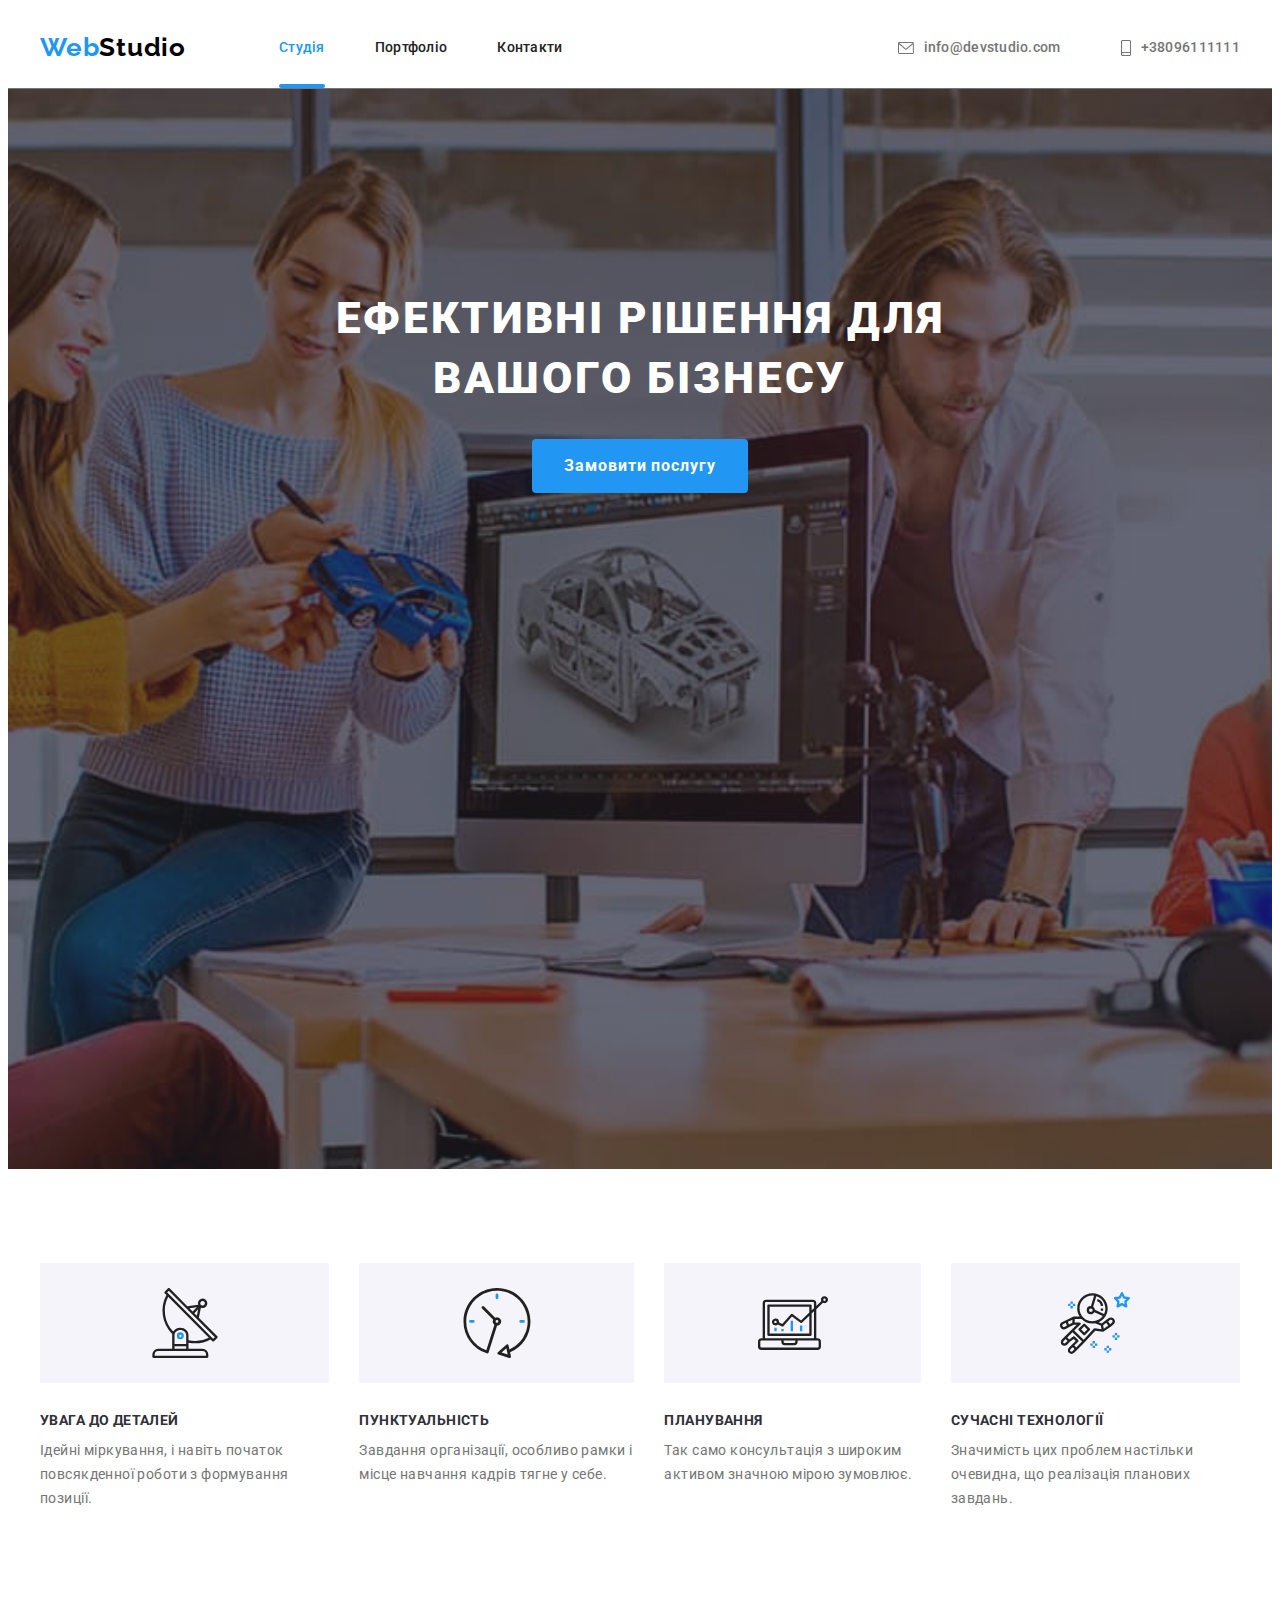
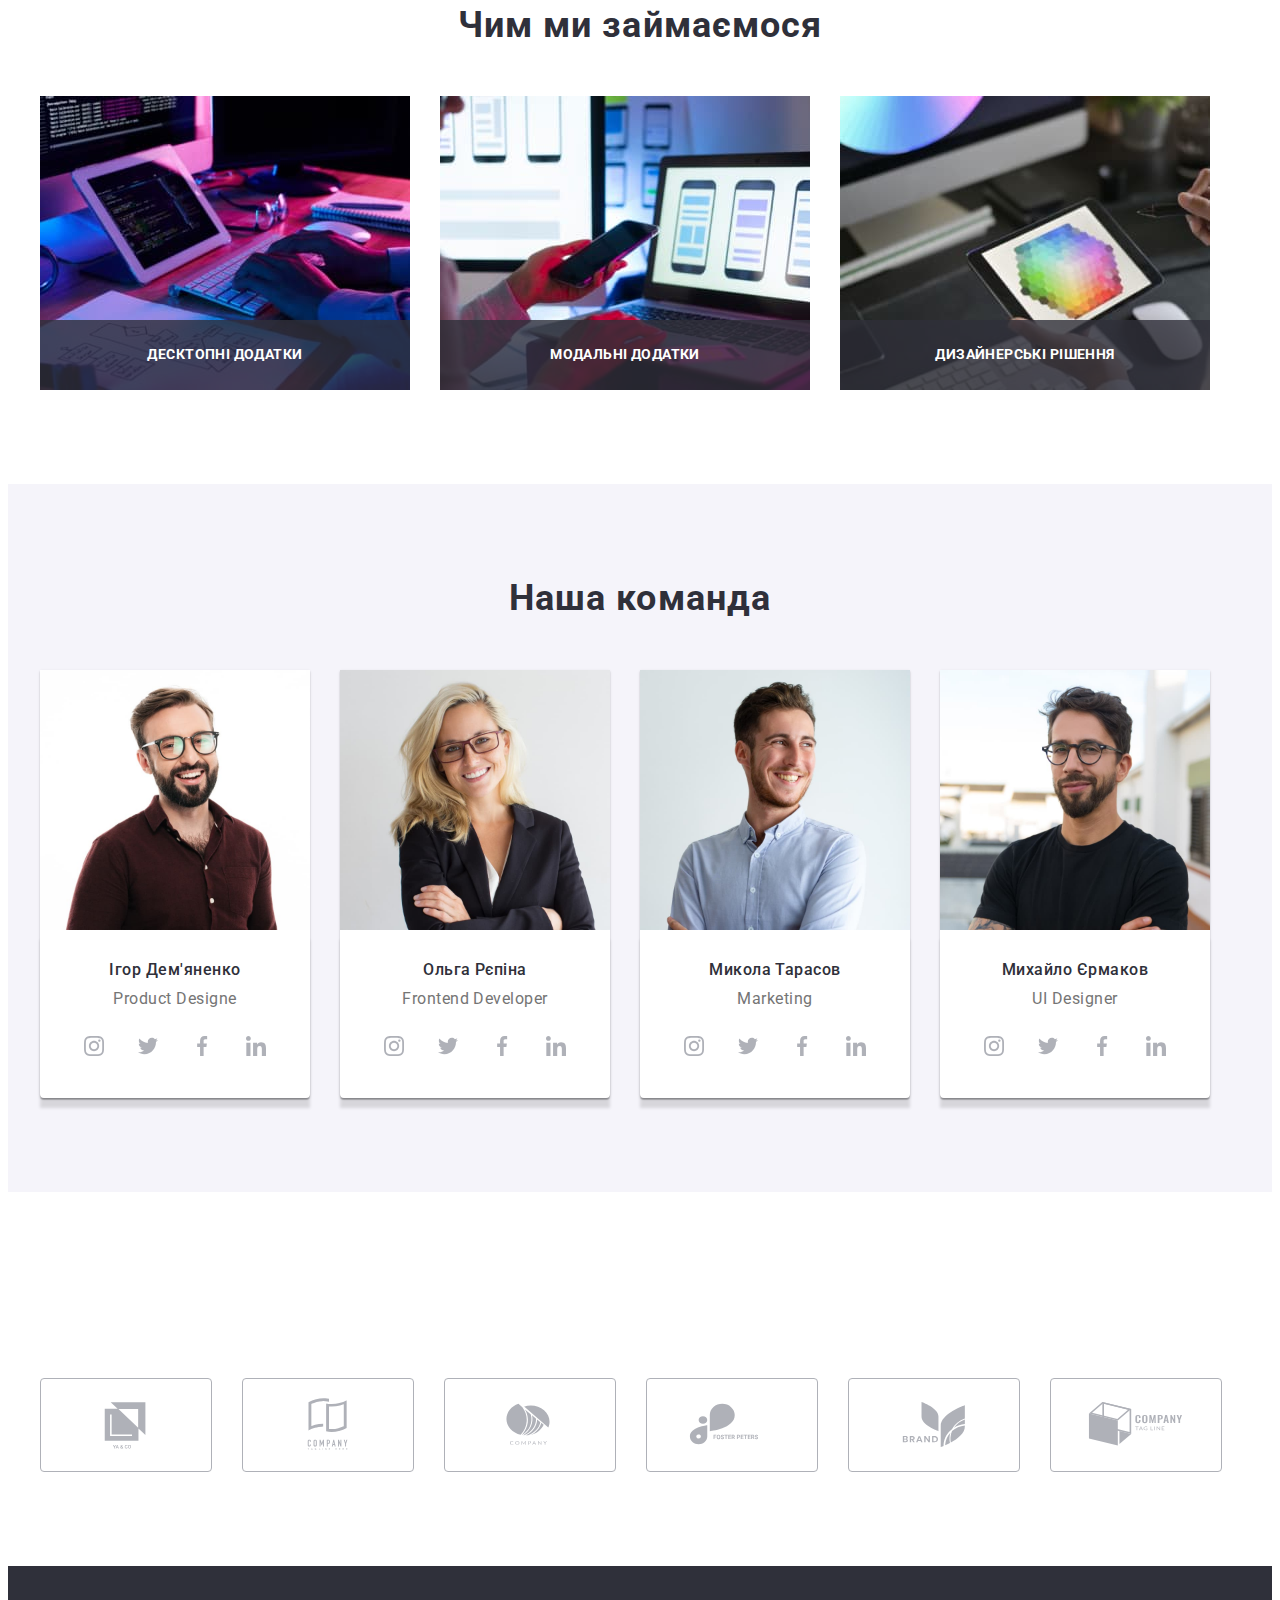
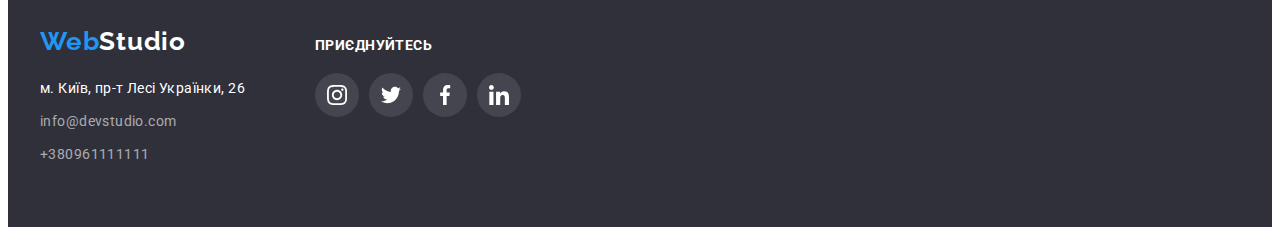
<file: index.html>
<!DOCTYPE html>
<html lang="uk">
  <head>
    <meta charset="UTF-8" />
    <meta http-equiv="X-UA-Compatible" content="IE=edge" />
    <meta name="viewport" content="width=device-width, initial-scale=1.0" />
    <title>Document</title> 
    <link href="https://fonts.googleapis.com/css2?family=Raleway:wght@700&family=Roboto:wght@400;500;700;900&display=swap"
    rel="stylesheet" />
    <link rel="stylesheet" href="https://cdnjs.cloudflare.com/ajax/libs/modern-normalize/1.1.0/modern-normalize.min.css"
      integrity="sha512-wpPYUAdjBVSE4KJnH1VR1HeZfpl1ub8YT/NKx4PuQ5NmX2tKuGu6U/JRp5y+Y8XG2tV+wKQpNHVUX03MfMFn9Q=="
      crossorigin="anonymous" referrerpolicy="no-referrer" />

    <link rel="stylesheet" href="./css/styles.css" />
  </head>
  <body>
    <header class="header">
      <div class="container header-container">
        <a class="header-logo link " href="./index.html">Web<span>Studio</span></a>
          <nav class="header-navigation">
          <ul class="header-list list">
            <li class="header-item"><a class="header-link  link current" href="./index.html">Студія</a></li>
            <li class="header-item"><a class="header-link  link " href="./portfolio.html">Портфоліо</a></li>
            <li class="heder-item"><a class="header-link link " href="">Контакти</a></li>
          </ul>
          </nav>
        <ul class="nav-list list">
            <li class="nav-container">
              <a  class="nav-link link" href="mailto:info@devstudio.com">
              <svg class="conect-icon" width="16" height="12">
                <use href="./images/symbol-defs.svg#icon-envelopehover"></use>
              </svg>info@devstudio.com</a></li>
            <li class="nav-container">
              <a class="nav-link link" href="tel:+380961111111"> 
                <svg class="conect-icon" width="10" height="16">
                  <use href="./images/symbol-defs.svg#icon-smartphone"></use>
                </svg>+38096111111 </a></li>
        </ul> 
      </div>
    </header>
    <main>
      <section class="hero"> 
            <div class="container">
            <h1 class="hero-title" >Ефективні рішення для  вашого бізнесу</h1>
            <button class="hero-button" type="button" data-modal-open>Замовити послугу</button>
            </div> 
      </section>
      <section class="about"> 
          <div class="container about-container">
            <h2 class="about-title visually-hidden">Наші переваги</h2>
              <ul class="about-list list">
                <li class="about-item icon-antenna"> 
                  <h3 class="about-subtitle">Увага до деталей</h3>
                  <p class="about-text"> 
                    Ідейні міркування, і навіть початок повсякденної роботи з
                    формування позиції.
                  </p>
                </li>
                <li class="about-item icon-clock">
                  <h3 class="about-subtitle">Пунктуальність</h3>
                  <p class="about-text">
                    Завдання організації, особливо рамки і місце навчання кадрів тягне
                    у себе.
                  </p>
                </li>
                <li class="about-item icon-diagram">
                  <h3 class="about-subtitle">Планування</h3>
                  <p class="about-text">
                    Так само консультація з широким активом значною мірою зумовлює.
                  </p>
                </li> 
                <li class="about-item icon-astronaut" >
                  <h3 class="about-subtitle">Сучасні технології</h3>
                  <p class="about-text">
                    Значимість цих проблем настільки очевидна, що реалізація планових
                    завдань.
                  </p>
                </li>
              </ul>
          </div>
      </section>
      <section class="portfolio">
          <div class="container portfolio-container">
            <h2 class="portfolio-title section-title">Чим ми займаємося</h2>
            <ul class="portfolio-list list">
              <li class="portfolio-item">
                  <img src="./images/box1(1)(1).jpg" alt="Вид діяльності" width="370" />
                    <p class="portfolio-text">Десктопні додатки</p>
              </li>
              <li class="portfolio-item">
                <img src="./images/box2(1).jpg" alt="Вид діяльності" width="370" />
                  <p class="portfolio-text">Модальні додатки</p>
              </li>
              <li  class="portfolio-item">
                <img src="./images/box3(1).jpg" alt="Вид діяльності" width="370" />
                  <p class="portfolio-text">Дизайнерські рішення</p>
              </li>
            </ul>
          </div>        
      </section>
      <section class="team">
        <div class="container team-container">
          <h2 class="team-title section-title">Наша команда</h2>
            <ul class="team-list list">
              <li class="team-item">
                <img src="./images/img(7)(1).jpg" alt="Член команди" width="270" height="260" />
                  <div class="team-item-content">    
                    <h3 class="team-subtitle">Ігор Дем'яненко</h3>
                    <p class="team-text">Product Designe</p>
                    <ul class="team-soc-list list">
                    <li class="team-soc-iteam">
                      <a class="team-soc-link" href="">
                        <svg class="team-soc-icon " width="20" height="20">
                          <use href="./images/symbol-defs.svg#icon-instagram"></use>
                        </svg>
                      </a>
                    </li>
                    <li class="team-soc-iteam">
                      <a  class="team-soc-link" href="">   
                        <svg class="team-soc-icon " width="20" height="20">
                          <use href="./images/symbol-defs.svg#icon-twitter"></use>
                        </svg>
                      </a>
                  </li>
                  <li class="team-soc-iteam">
                    <a  class="team-soc-link" href="" >
                      <svg class="team-soc-icon " width="20" height="20">
                        <use href="./images/symbol-defs.svg#icon-facebook"></use>
                      </svg>
                    </a>
                  </li>
                  <li class="team-soc-iteam">
                    <a  class="team-soc-link" href="">
                      <svg class="team-soc-icon " width="20" height="20">
                        <use href="./images/symbol-defs.svg#icon-linkedin"></use>
                      </svg>
                    </a>
                  </li>
                  </ul>
                  </div>
                </li>
                <li class="team-item">
                <img src="./images/img(8)(1).jpg" alt="Член команди" width="270" />
                <div class="team-item-content">
                  <h3 class="team-subtitle">Ольга Рєпіна</h3>
                  <p class="team-text">Frontend Developer</p>
                  <ul class="team-soc-list list">
                    <li class="team-soc-iteam">
                      <a class="team-soc-link" href="">
                        <svg class="team-soc-icon " width="20" height="20">
                          <use href="./images/symbol-defs.svg#icon-instagram"></use>
                        </svg>
                      </a>
                    </li>
                    <li class="team-soc-iteam">
                      <a class="team-soc-link" href="">
                        <svg class="team-soc-icon " width="20" height="20">
                          <use href="./images/symbol-defs.svg#icon-twitter"></use>
                        </svg>
                      </a>
                    </li>
                    <li class="team-soc-iteam">
                      <a class="team-soc-link" href="">
                        <svg class="team-soc-icon " width="20" height="20">
                          <use href="./images/symbol-defs.svg#icon-facebook"></use>
                        </svg>
                      </a>
                    </li>
                    <li class="team-soc-iteam">
                      <a class="team-soc-link" href="">
                        <svg class="team-soc-icon " width="20" height="20">
                          <use href="./images/symbol-defs.svg#icon-linkedin"></use>
                        </svg>
                      </a>
                    </li>
                  </ul>
                </div>
                </li>
                <li class="team-item">
                <img src="./images/img(9)(1).jpg" alt="Член команди" width="270" />
                <div class="team-item-content">
                  <h3 class="team-subtitle">Микола Тарасов</h3>
                  <p class="team-text">Marketing</p>
                  <ul class="team-soc-list list">
                    <li class="team-soc-iteam">
                      <a  class="team-soc-link" href="">
                        <svg class="team-soc-icon " width="20" height="20">
                          <use href="./images/symbol-defs.svg#icon-instagram"></use>
                        </svg>
                      </a>
                    </li>
                    <li class="team-soc-iteam">
                      <a  class="team-soc-link" href="">
                        <svg class="team-soc-icon " width="20" height="20">
                          <use href="./images/symbol-defs.svg#icon-twitter"></use>
                        </svg>
                      </a>
                    </li>
                    <li class="team-soc-iteam">
                      <a  class="team-soc-link" href="">
                        <svg class="team-soc-icon " width="20" height="20">
                          <use href="./images/symbol-defs.svg#icon-facebook"></use>
                        </svg>
                      </a>
                    </li>
                    <li class="team-soc-iteam">
                      <a  class="team-soc-link" href="">
                        <svg class="team-soc-icon " width="20" height="20">
                          <use href="./images/symbol-defs.svg#icon-linkedin"></use>
                        </svg>
                      </a>
                    </li>
                  </ul>
                </div>
                </li>
                <li class="team-item">
                <img src="./images/img(10)(1).jpg" alt="Член команди" width="270" />
                <div class="team-item-content">
                  <h3 class="team-subtitle">Михайло Єрмаков</h3>
                  <p class="team-text">UI Designer</p>
                  <ul class="team-soc-list list">
                    <li class="team-soc-iteam">
                      <a  class="team-soc-link" href="">
                        <svg class="team-soc-icon " width="20" height="20">
                          <use href="./images/symbol-defs.svg#icon-instagram"></use>
                        </svg>
                      </a>
                    </li>
                    <li class="team-soc-iteam">
                      <a  class="team-soc-link" href="">
                        <svg class="team-soc-icon " width="20" height="20">
                          <use href="./images/symbol-defs.svg#icon-twitter"></use>
                        </svg>
                      </a>
                    </li>
                    <li class="team-soc-iteam">
                      <a  class="team-soc-link" href="">
                        <svg class="team-soc-icon " width="20" height="20">
                          <use href="./images/symbol-defs.svg#icon-facebook"></use>
                        </svg>
                      </a>
                    </li>
                    <li class="team-soc-iteam">
                      <a  class="team-soc-link" href="">
                        <svg class="team-soc-icon " width="20" height="20">
                          <use href="./images/symbol-defs.svg#icon-linkedin"></use>
                        </svg>
                      </a>
                    </li>
                  </ul>
                </div>
                </li>
            </ul>
        </div>
      </section>
      <section class="clients"> 
        <div class="container clients-container">
          <h2 class="clients-title section-title">Постійні клієнти</h2>
            <ul class="clients-list list">
            <li class="clients-iteam">
              <a  class="clients-soc-link" href="">
                <svg class="client-soc-icon" width="106" height="60">
                  <use href="./images/symbol-defs.svg#icon-Logo" ></use>
                </svg>
              </a>
            </li>
            <li class="clients-iteam">
              <a  class="clients-soc-link" href="">
                <svg class="client-soc-icon" width="106" height="60">
                  <use href="./images/symbol-defs.svg#icon-Logo1" ></use>
                </svg>
              </a>
            </li>
            <li class="clients-iteam">
              <a  class="clients-soc-link" href="">
                <svg class="client-soc-icon" width="106" height="60">
                  <use href="./images/symbol-defs.svg#icon-Logo2" ></use>
                </svg>
              </a>
            </li>
            <li class="clients-iteam">
              <a  class="clients-soc-link" href="">
                <svg class="client-soc-icon" width="106" height="60">
                  <use href="./images/symbol-defs.svg#icon-Logo3" ></use>
                </svg>
              </a>
            </li>
            <li class="clients-iteam">
              <a  class="clients-soc-link" href="">
                <svg class="client-soc-icon" width="106" height="60">
                  <use href="./images/symbol-defs.svg#icon-Logo4" ></use>
                </svg>
              </a>
            </li>
            <li class="clients-iteam">
              <a  class="clients-soc-link" href="">
                <svg class="client-soc-icon" width="106" height="60">
                  <use href="./images/symbol-defs.svg#icon-Logo5" ></use>
                </svg>
              </a>
            </li>
            </ul>
        </div>
      </section>
    </main>
    <footer class="footer">
        <div class="container contact-container">
          <div class="footer-contacts">
            <a class="footer-logo link" href="./index.html">Web<span>Studio</span></a>
            <address class="address">
                <ul class="footer-list list">
                  <li class="footer-item">
                    <a class="footer-link-adres link" href="https://goo.gl/maps/wc6iRc1QhQnu1MyQA" target="_blank" 
                        rel="noreferrer noopener">м. Київ, пр-т Лесі Українки, 26</a> </li>
                  <li class="footer-item">
                    <a class="footer-link link" href="mailto:info@devstudio.com">info@devstudio.com</a></li>
                  <li class="footer-item">
                    <a class="footer-link link" href="tel:+380961111111">+380961111111</a></li>
                </ul>
            </address>
          </div> 
          <div class="footer-online"> 
            <p class="footer-headline">Приєднуйтесь</p>
            <ul class="footer-online-list">
              <li class="online-iteam">
                <a  class="online-soc-link" href="">
                <svg class="online-soc-icon" width="20" height="20" >
                  <use href="./images/symbol-defs.svg#icon-instagram"></use>
                </svg>
              </a>
              </li>
              <li class="online-iteam">
                <a  class="online-soc-link" href="">
                <svg class="online-soc-icon" width="20" height="20" >
                  <use href="./images/symbol-defs.svg#icon-twitter"></use>
                </svg>
              </a>
              </li>
              <li class="online-iteam">
                <a  class="online-soc-link" href="">
                <svg class="online-soc-icon" width="20" height="20" >
                  <use href="./images/symbol-defs.svg#icon-facebook"></use>
                </svg>
              </a>
              </li>
              <li class="online-iteam">
                <a  class="online-soc-link" href="">
                <svg class="online-soc-icon" width="20" height="20" >
                  <use href="./images/symbol-defs.svg#icon-linkedin"></use>
                </svg>
              </a>
              </li>
            </ul>
          </div>
        </div>
      </footer>
      <div class="backdrop is-hidden" data-modal>
      <div class="modal">
        <button type="button" class="modal-btn" data-modal-close>  
        <svg class="modal-close-icon" width="18" height="18"> 
        <use href="./images/symbol-defs.svg#icon-close"></use>      
        </svg>
        </button>
      </div>
      </div>
      <script src="./js/modal.js"></script>
  </body>
</html>
</file>
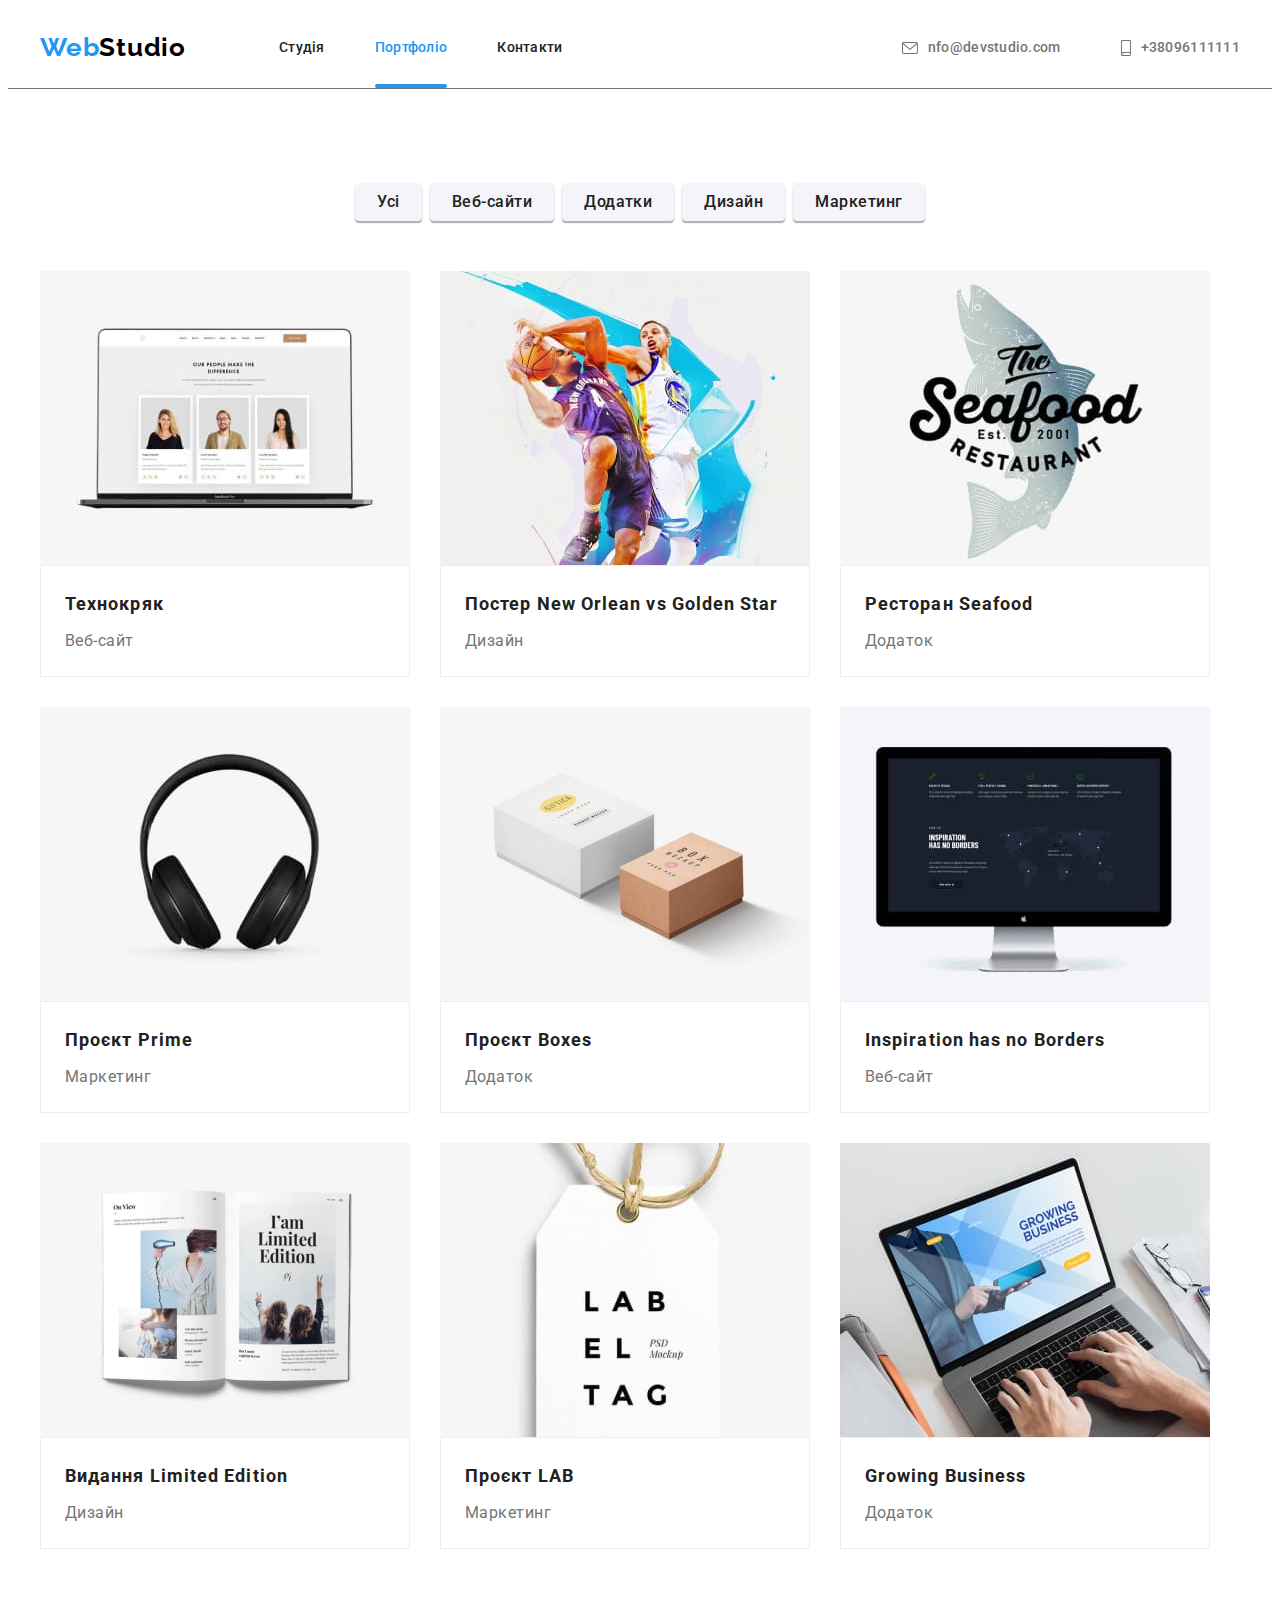
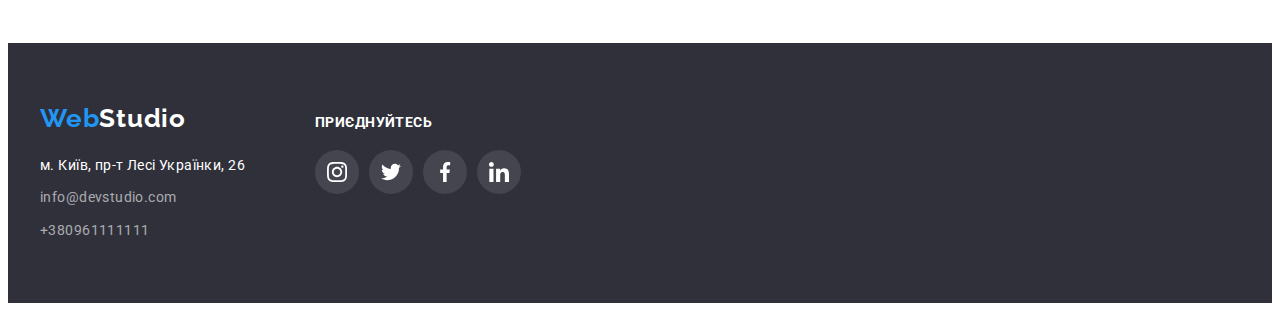
<file: portfolio.html>
<!DOCTYPE html>
<html lang="uk">
<head>
    <meta charset="UTF-8" />
    <meta http-equiv="X-UA-Compatible" content="IE=edge" />
    <meta name="viewport" content="width=device-width, initial-scale=1.0" />
    <title>Document</title>
    <link href="https://fonts.googleapis.com/css2?family=Raleway:wght@700&family=Roboto:wght@400;500;700;900&display=swap"
    rel="stylesheet" />
    <link rel="stylesheet" href="https://cdnjs.cloudflare.com/ajax/libs/modern-normalize/1.1.0/modern-normalize.min.css"
        integrity="sha512-wpPYUAdjBVSE4KJnH1VR1HeZfpl1ub8YT/NKx4PuQ5NmX2tKuGu6U/JRp5y+Y8XG2tV+wKQpNHVUX03MfMFn9Q=="
        crossorigin="anonymous" referrerpolicy="no-referrer" />
    <link rel="stylesheet" href="./css/styles.css" />
</head>
<body>
    <header class="header">
        <div class="container header-container">
            <a class="header-logo link " href="./index.html">Web<span>Studio</span></a>
            <nav class="header-navigation"> 
                <ul class="header-list list"> 
                    <li class="header-item"><a class="header-link link" href="./index.html">Студія</a></li>
                    <li class="header-item"><a class="header-link link current" href="./portfolio.html">Портфоліо</a></li>
                    <li class="heder-item"><a class="header-link link" href="">Контакти</a></li>
                </ul>
            </nav>
            <ul class="nav-list list">
                <li class="nav-container">
                    <a class="nav-link link" href="mailto:info@devstudio.com">
                    <svg class="conect-icon" width="16" height="12">
                        <use href="./images/symbol-defs.svg#icon-envelopehover"></use>
                    </svg>nfo@devstudio.com</a></li>
                <li class="nav-container">
                    <a class="nav-link link" href="tel:+380961111111">
                    <svg class="conect-icon" width="10" height="16">
                        <use href="./images/symbol-defs.svg#icon-smartphone"></use>
                    </svg>+38096111111</a></li>
            </ul>
        </div>
    </header>
    <main>  
    <section class="selection"> 
            <h1 class="selection-title visually-hidden">Наші проекти</h1>
            <div class="container">
                <ul class="selection-list list">
                    <li><button class="selection-button" type="button">Усі</button>
                    <li><button class="selection-button" type="button">Веб-сайти</button>
                    <li><button class="selection-button" type="button">Додатки</button>
                    <li><button class="selection-button" type="button">Дизайн</button>
                    <li><button class="selection-button" type="button">Маркетинг</button>
                </ul>
                <ul class="selection-card-list list">
                    <li class="selection-item">
                        <a class="selection-link link" href="">
                            <div class="selection-top-wrap ">
                                <img src="./images/img(1).jpg" alt="Команда" width="370" height="294" />
                                <p class="selection-top-text">Ресурс пропонує комплексні пропозиції з різним рівнем функціоналу та сервісів. Все це дозволить відвідувачу отримати
                                    вичерпні відомості про компанію чи приватну особу.</p>
                            </div>
                            <div class="selection-card">
                                <h2 class="selection-subtitle">Технокряк</h2>
                                <p class="selection-text">Веб-сайт</p>
                                </div>
                        </a>
                    </li>
                    <li class="selection-item">
                        <a class="selection-link link" href="">
                            <div class="selection-top-wrap">
                                <img src="./images/img.jpg" alt="Постер" width="370" />
                                <p class="selection-top-text">Ресурс пропонує комплексні пропозиції з різним рівнем функціоналу та сервісів. Все це
                                    дозволить відвідувачу отримати
                                    вичерпні відомості про компанію чи приватну особу.</p>
                            </div>
                            <div class="selection-card">
                                <h2 class="selection-subtitle">Постер New Orlean vs Golden Star</h2>
                                <p class="selection-text">Дизайн</p>
                            </div>
                        </a>
                    </li>
                    <li class="selection-item">
                        <a class="selection-link link" href="">
                            <div class="selection-top-wrap">
                                <img src="./images/img(2).jpg" alt="Логотип ресторану" width="370" />
                                <p class="selection-top-text">Ресурс пропонує комплексні пропозиції з різним рівнем функціоналу та сервісів. Все це
                                    дозволить відвідувачу отримати
                                    вичерпні відомості про компанію чи приватну особу.</p>
                            </div>
                            <div class="selection-card">
                                <h2 class="selection-subtitle">Ресторан Seafood</h2>
                                <p class="selection-text">Додаток</p>
                            </div>
                        </a>
                    </li>
                    <li class="selection-item">
                        <a class="selection-link link" href="">
                           <div class="selection-top-wrap">
                                <img src="./images/img(3).jpg" alt="Навушники" width="370" />
                                <p class="selection-top-text">Ресурс пропонує комплексні пропозиції з різним рівнем функціоналу та сервісів. Все це
                                    дозволить відвідувачу отримати
                                    вичерпні відомості про компанію чи приватну особу.</p>
                           </div>
                            <div class="selection-card">
                                <h2 class="selection-subtitle">Проєкт Prime</h2>
                                <p class="selection-text">Маркетинг</p>
                            </div>
                        </a>
                    </li>
                    <li class="selection-item">
                        <a class="selection-link link" href="">
                           <div class="selection-top-wrap">
                                <img src="./images/img(4).jpg" alt="Коробочки" width="370" />
                                <p class="selection-top-text">Ресурс пропонує комплексні пропозиції з різним рівнем функціоналу та сервісів. Все це
                                    дозволить відвідувачу отримати
                                    вичерпні відомості про компанію чи приватну особу.</p>
                           </div>
                            <div class="selection-card">
                                <h2 class="selection-subtitle">Проєкт Boxes</h2>
                                <p class="selection-text">Додаток</p>
                            </div>
                        </a>
                    </li>
                    <li class="selection-item">
                        <a class="selection-link link" href="">
                            <div class="selection-top-wrap">
                                <img src="./images/img(6).jpg" alt="Компютер" width="370" />
                                <p class="selection-top-text">Ресурс пропонує комплексні пропозиції з різним рівнем функціоналу та сервісів. Все це
                                    дозволить відвідувачу отримати
                                    вичерпні відомості про компанію чи приватну особу.</p>
                            </div>
                            <div class="selection-card">
                                <h2 class="selection-subtitle">Inspiration has no Borders</h2>
                                <p class="selection-text">Веб-сайт</p>
                            </div>
                        </a>
                    </li>
                    <li class="selection-item">
                        <a class="selection-link link" href="">
                            <div class="selection-top-wrap">
                                <img src="./images/img(7).jpg" alt="Книжка" width="370" />
                                <p class="selection-top-text">Ресурс пропонує комплексні пропозиції з різним рівнем функціоналу та сервісів. Все це
                                    дозволить відвідувачу отримати
                                    вичерпні відомості про компанію чи приватну особу.</p>
                            </div>
                            <div class="selection-card">
                                <h2 class="selection-subtitle">Видання Limited Edition</h2>
                                <p class="selection-text">Дизайн</p>
                            </div>
                        </a>
                    </li>
                    <li class="selection-item">
                        <a class="selection-link link" href="">
                            <div class="selection-top-wrap">
                                <img src="./images/img(8).jpg" alt="Етикетка" width="370" />
                                <p class="selection-top-text">Ресурс пропонує комплексні пропозиції з різним рівнем функціоналу та сервісів. Все це
                                    дозволить відвідувачу отримати
                                    вичерпні відомості про компанію чи приватну особу.</p>
                            </div>
                            <div class="selection-card" >
                                <h2 class="selection-subtitle">Проєкт LAB</h2>
                                <p class="selection-text">Маркетинг</p>
                            </div>
                        </a>
                    </li>
                    <li class="selection-item">
                        <a class="selection-link link" href="">
                            <div class="selection-top-wrap">
                                <img src="./images/img(9).jpg" alt="Ноутбук" width="370" />
                                <p class="selection-top-text">Ресурс пропонує комплексні пропозиції з різним рівнем функціоналу та сервісів. Все це
                                    дозволить відвідувачу отримати
                                    вичерпні відомості про компанію чи приватну особу.</p>
                            </div>
                            <div class="selection-card">
                                <h2 class="selection-subtitle">Growing Business</h2>
                                <p class="selection-text">Додаток</p>
                            </div>
                        </a>
                    </li>
                </ul>
            </div>
    </section>
    </main>
    <footer class="footer">
        <div class="container contact-container">
            <div class="footer-contacts">
                <a class="footer-logo link" href="./index.html">Web<span>Studio</span></a>
                <address class="address">
                    <ul class="footer-list list">
                        <li class="footer-item">
                            <a class="footer-link-adres link" href="https://goo.gl/maps/wc6iRc1QhQnu1MyQA" target="_blank"
                                rel="noreferrer noopener"> м. Київ, пр-т Лесі Українки, 26</a></li>
                        <li class="footer-item">
                            <a class="footer-link link" href="mailto:info@devstudio.com">info@devstudio.com</a></li>
                        <li class="footer-item">
                            <a class="footer-link link" href="tel:+380961111111">+380961111111</a></li>
                    </ul>
                </address>
            </div>
            <div class="footer-online">
                <p class="footer-headline">Приєднуйтесь</p>
                <ul class="footer-online-list">
                    <li class="online-iteam">
                        <a class="online-soc-link" href="">
                            <svg class="online-soc-icon" width="20" height="20">
                                <use href="./images/symbol-defs.svg#icon-instagram"></use>
                            </svg>
                        </a>
                    </li>
                    <li class="online-iteam">
                        <a  class="online-soc-link" href="">
                            <svg class="online-soc-icon" width="20" height="20">
                                <use href="./images/symbol-defs.svg#icon-twitter"></use>
                            </svg>
                        </a>
                    </li>
                    <li class="online-iteam">
                        <a class="online-soc-link" href="">
                            <svg class="online-soc-icon" width="20" height="20">
                                <use href="./images/symbol-defs.svg#icon-facebook"></use>
                            </svg>
                        </a>
                    </li>
                    <li class="online-iteam">
                        <a  class="online-soc-link" href="">
                            <svg class="online-soc-icon" width="20" height="20">
                                <use href="./images/symbol-defs.svg#icon-linkedin"></use>
                            </svg>
                        </a>
                    </li>
                </ul>
            </div>
        </div>
    </footer>
</body>

</html>
</file>
<file: css/styles.css>
/*@font-face {
    font-family: Roboto Bold;
    src: url(../fonts/Roboto-Bold.ttf);
}

@font-face {
    font-family: Roboto Black;
    src: url(../fonts/Roboto-Black.ttf);
}
@font-face {
        font-family:Roboto Medium ;
        src: url(../fonts/Roboto-Medium.ttf);
    }
@font-face {
    font-family: Roboto Regular;
    src: url(../fonts/Roboto-Regular.ttf);
}
@font-face {
    font-family: Raleway;
    src: url(../fonts/Raleway-VariableFont_wght.ttf);
}*/ 

:root{
    --main-title-color:#FFFFFF;
    --second-title-color: #2F303A;
    --accent-color:#2196F3;
    --maine-text-color:#757575;
    --typical-lh:1.19;
    --main-font:font-family:'Roboto',sans-serif;
    --timing-function:cubic-bezier(0.4,0,0.2,1)
    }
p, 
h1,
h2, 
h3, 
h4,
h5, 
h6 {
    margin: 0;
    }

ul, ol {
    margin: 0;
    padding-left: 0;
    }

address {
    font-style: normal;
}
img {
    display: block;
    max-width: 100%;
    height: auto;
}
.section {
    padding-top: 94px;
    padding-bottom: 94px;
}


body {
    font-family:'Roboto', sans-serif;
    font-size: 14px;
    letter-spacing: 0.03em;
    color:var(--main-title-color);
}


.header-logo span{
        color: #000000;
}

.footer-logo span {
    color: #FFFFFF;
}
.list {
    list-style: none;
}

.link {
    text-decoration: none;
}
.hero-button{
    font-style: inherit;
}
.section-title{
        font-family:var(--main-font);
        font-weight: 700;
        font-size: 36px;
        line-height: 1.16;
        text-align: center;
        letter-spacing: 0.03em;
}
.container {
    width: 1200px;
    padding-left: 15px;
    padding-right: 15px;
    margin: 0 auto;
}

.visually-hidden {
    position: absolute;
    width: 1px;
    height: 1px;
    margin: -1px;
    border: 0;
    padding: 0;

    white-space: nowrap;
    clip-path: inset(100%);
    clip: rect(0 0 0 0);
    overflow: hidden;
}


/* ----HEADER----- */
.header  {
    display:block;
    background-color: var(--main-title-color);
    border-bottom: 1px solid var(--maine-text-color)
}
.header-logo {
    margin-right: 93px;
    padding-top: 24px;
    padding-bottom: 25px;
}
.header-navigation {
    display: flex;
    align-items: center;
}
.header-container {
    display: flex;
    align-items: center;
}

.header-list{
    display: flex;
    gap: 50px;
}

.header-logo,
.footer-logo {
        font-family:'Raleway', sans-serif;
        font-weight: 700;
        font-size: 26px;
        line-height: var(--typical-lh);
        /* identical to box height */
        letter-spacing: 0.03em;
        color: var(--accent-color);
}
.header-link {
    font-family: var(--main-font);
    font-weight: 500;
    font-size: 14px;
    line-height: 1.14;
    letter-spacing: 0.02em;
    color: #212121;
    transition-property: color;
    transition-timing-function: var(--timing-function);
    transition-duration: 250ms; 
    display: block; 
    padding: 32px 0;


}

    .header-link.current {
    position: relative;
    display: block;
    text-decoration: none;
    color:var(--accent-color);
    padding: 32px 0;
    
    
} 

.header-link.current::after {
    content: "";
    position: absolute;
    left: 0;
    bottom: 0;
    display: block;
    width: 100%;
    height: 4px;
    background: #2196F3;
    border-radius: 2px;
}

.header-link:hover,
.header-link:focus,
.header-link.current:hover,
.header-link.current:focus,
.nav-link:hover, 
.nav-link:focus,
.button:hover,
.footer-link:hover,
.footer-link:focus,
.footer-link-adres:hover,
.footer-link-adres:focus {
color:var(--accent-color);
}

.nav-list {
    display: flex;gap: 50px;
    margin-left: auto;

}
.nav-link {
    font-family: var(--main-font);
    font-weight: 500;
    font-size: 14px;
    line-height: 1.14;
    letter-spacing: 0.02em;
    color:var(--maine-text-color);
    display: flex;
    align-items: center;
    margin-right: 0;
    margin-left: auto;
    gap: 10px;
    transition-property: color;
    transition-timing-function:var(--timing-function);
    transition-duration: 250ms;
}


.conect-icon {
    align-items: center;
    margin-left: 10px;
    fill: currentColor;
}
.conect-icon:hover 
.conect-icon:focus {
    color: var(--accent-color);
}

.current {
    color: var(--accent-color);
}
/* ----------HERO-------------- */

.hero{
    background-color: #2F303A;
    text-align: center;
    padding-top: 200px;
    padding-bottom: 280px;
    background-image: linear-gradient(rgba(47, 48, 58, 0.4), 
    rgba(47, 48, 58, 0.4)), 
    url(../images/hero.jpg);
    background-repeat: no-repeat;
    background-position: center;
    background-size: cover;
    max-width: 1600px;
    height: 600px;
    margin-left: auto;
    margin-right: auto;

}

.hero-title{
    font-family: var(--main-font);
    font-weight: 900;
    font-size: 44px;
    line-height: 1.36;
    text-align: center;
    letter-spacing: 0.06em;
    text-transform: uppercase;
    color: var(--main-title-color);
    margin: 0 auto;
    max-width: 696px;
    margin-bottom: 30px;
}
.hero-button {
    font-family: var(--main-font);
    font-weight: 700;
    font-size: 16px;
    line-height: 1.88;
    /* identical to box height, or 188% */
    
    align-items: center;
    text-align: center;
    letter-spacing: 0.06em;
    cursor: pointer;
    color: #FFFFFF;
    background: var(--accent-color);
    border-radius: 4px;
    padding: 12px 32px;
    border: none;
    
}



/* --------ABOUT------- */
.about {
    padding-bottom: 94px;
    padding-top: 94px;
}


.about-list {
    display: flex;
    gap: 30px;
}
.about-item::before {
    display: block;
    content: "";
    height: 120px;
    background-repeat: no-repeat;
    background-position: center;
    background-color: #F5F4FA;
    
}
.icon-antenna::before {
    background-image: url(../images/antenna1\(1\).svg);
}
.icon-clock::before {
    background-image: url(../images/clock1\(1\).svg);
}
.icon-diagram::before{
    background-image: url(../images/diagram1.svg);
}
.icon-astronaut::before {
    background-image: url(../images/astronaut\(1\).svg);
}
.about-subtitle {
        font-family: var(--main-font);
        font-weight: 700;
        font-size: 14px;
        line-height: 1.14;
        letter-spacing: 0.03em;
        text-transform: uppercase;
        color: var(--second-title-color);
        padding-top: 30px ;
        padding-bottom: 10px;
}

.about-text {
    font-family: var(--main-font);
    font-weight: 400;
    font-size: 14px;
    line-height: 1.71;
    letter-spacing: 0.03em;
    color:var(--maine-text-color);
    
}
/* -----PORTFOLIO----- */

.portfolio { 
    padding-bottom: 94px;
}

.portfolio-title ,
.team-title {
    color: var(--second-title-color);
    margin-bottom: 50px;
}

.portfolio-list {
    display: flex;
    gap: 30px;
}
img {
    display: block;
    min-width: 100%;
    height: auto;
}

.portfolio-text {
        font-weight: 700;
        line-height: 1.14;
        text-transform: uppercase;
        color: #FFFFFF;
        width: 370px;
        height: 70px;
        display: flex;
        align-items: center;
        justify-content: center;
        background-color: rgba(47, 48, 58, 0.8);
        position: absolute;
        bottom: 0;
}

.portfolio-item {
    position: relative;
}


/* ------TEAM------ */
.team {
    background: #F5F4FA;
    padding-top: 94px;
    padding-bottom: 94px;

}

.team-list {
    display: flex;
    gap: 30px;
}

.team-item {
    background: #FFFFFF;
        /* material shadow v1 */
    box-shadow: 0px 1px 3px rgba(0, 0, 0, 0.12), 0px 1px 1px rgba(0, 0, 0, 0.14), 0px 2px 1px rgba(0, 0, 0, 0.2);
    border-radius: 0px 0px 4px 4px;
    width: calc((100%-60px)/3);
    align-items: center;
}
.team-item-content {
    padding-top: 30px;
    padding-bottom: 30px;
    box-shadow: 0px 10px 3px rgba(0, 0, 0, 0.12);
}

.team-title {
        color: var(--second-title-color);
}

.team-subtitle {
        font-family: var(--main-font);
        font-weight: 500;
        font-size: 16px;
        line-height:var(--typical-lh);
        /* identical to box height */
        text-align: center;
        letter-spacing: 0.03em;
        color: var(--second-title-color);
        margin-bottom: 10px
        ;
}

.team-text{
    font-family: var(--main-font);
    font-size: 16px;
    line-height:var(--typical-lh);
    /* identical to box height */
    text-align: center;
    letter-spacing: 0.03em;
    color:var(--maine-text-color);
    margin-bottom: 16px;
} 
.team-soc-list {
    display: flex;
    align-items: center;
    justify-content: center;
    gap: 10px;

}

.team-soc-link {
    width: 44px;
    height: 44px;
    border-radius: 50%; 
    display: flex;
    align-items: center;
    justify-content: center;
    cursor: pointer;
    color: #AFB1B8;
    transition-property: background-color, color;
    transition-duration: 250ms;
    transition-timing-function: var(--timing-function);


}
.team-soc-icon {
    fill: currentColor;
    
}
.team-soc-link:hover,
.team-soc-link:focus {
background-color: var(--accent-color);
color: #FFFFFF;
}


/*---------CLIENTS---------*/
.clients {
    padding-top: 94px;
    padding-bottom: 94px;
}
.clients-list {
    display: flex;
    gap: 30px;
}
.clients-title {
    margin-bottom: 50px;
}

.clients-soc-link {
    width: 170px;
    height: 92px;
    border: 1px solid #AFB1B8; 
    border-radius: 4px;
    cursor: pointer;
    color: #AFB1B8;
    display: flex;
    align-items: center;
    justify-content: center;
    transition-property: color, border;
    transition-duration: 250ms;
    transition-timing-function: var(--timing-function);
}


.client-soc-icon { 
    fill: currentColor;
}

.clients-soc-link:hover,
.clients-soc-link:focus {
    border: 1px solid ;
    color: var(--accent-color);
}

/*---------PORTFOLIO--------*/

/*-----SELECTION------  */

.selection {
    padding: 94px 0;
}

.selection-list {
    display: flex;
    justify-content: center;
    column-gap: 8px;
    margin-bottom: 50px;
}

.selection-button {
    font-family: var(--main-font);
    font-weight: 500;
    font-size: 16px;
    line-height: 1.62;
    /* identical to box height, or 162% */
    text-align: center;
    letter-spacing: 0.03em;
    color: #212121;
    background: #F5F4FA;
    cursor: pointer;
    /* shadow-middle */
    padding: 6px 22px;
    box-shadow: 0px 2px 1px rgba(0, 0, 0, 0.2), 0px 1px 2px rgba(0, 0, 0, 0.08), 0px 2px 2px rgba(0, 0, 0, 0.12);
    border-radius: 4px;
    border-bottom: 1px solid #ECECEC;
    border: none;
    transition-property: background-color, color, box-shadow;
    transition-duration: 250ms;
    transition-timing-function: var(--timing-function);
}

.selection-button:hover,
.selection-button:focus {
    color: var(--main-title-color);
    background: var(--accent-color);
    box-shadow: 0px 4px 4px rgba(0, 0, 0, 0.25);
}

.selection-link {
    display: block;
    transition-property: background-color, color, box-shadow;
    transition-duration: 250ms;
    transition-timing-function: var(--timing-function);
}

.selection-link:hover,
.selection-link:focus {
    box-shadow: 0px 5px 5px 0px rgba(0, 0, 0, 0.6);
}
.selection-item {
    transition-property:  box-shadow;
    transition-duration: 250ms;
    transition-timing-function: var(--timing-function);
}
.selection-item:hover .selection-top-text {
    transform: translateY(0);


}

.selection-top-wrap {
    position: relative;
    overflow: hidden;
}

.selection-top-text {
    position: absolute;
    top: 0;
    left: 0;
    color: #FFFFFF;
    font-weight: 400;
    font-size: 18px;
    line-height: 1.56;
    letter-spacing: 0.03em;
    background-color: #2196F3;
    padding: 63px 24px;
    height: 100%;
    transform: translateY(100%);
    transition: transform 300ms linear;
    overflow: auto;
}

.selection-subtitle {
    font-family: var(--main-font);
    font-weight: 700;
    font-size: 18px;
    line-height: 2;
    /* identical to box height, or 200% */
    letter-spacing: 0.06em;
    color: #212121;
    margin-bottom: 4px;
}

.selection-text {
    font-family: var(--main-font);
    font-weight: 400;
    font-size: 16px;
    line-height: 1.87;
    /* identical to box height, or 188% */
    letter-spacing: 0.03em;
    color: #757575;
}

.selection-card-list {
    display: flex;
    flex-wrap: wrap;
    gap: 30px;
    width: ((100%-60px)/3);
}

.selection-card {
    padding: 20px 24px;
    border: 1px solid #EEEEEE;
}



/* ---------FOOTER-------- */

.footer {
    background-color: #2F303A;
    padding: 60px 0;
}
.address {
    font-style: normal;
    margin-top: 20px;
}

.footer-link-adres {
    font-family: var(--main-font);
        font-size: 14px;
        line-height: 1.71;
        letter-spacing: 0.03em;
        color: #FFFFFF;
        transition-property:  color;
        transition-duration: 250ms;
        transition-timing-function: var(--timing-function);
}
.footer-link {
    font-family: var(--main-font);
    font-size: 14px;
    line-height: 1.71;
    /* or 171% */
    letter-spacing: 0.03em;
    color: rgba(255, 255, 255, 0.6);
    transition-property: color;
    transition-duration: 250ms;
    transition-timing-function: var(--timing-function);
}
.footer-item {
    margin-bottom: 9px;
}
.footer-item:last-child {
    margin-bottom:  0px;
}
.contact-container {
    display: flex;
    gap: 70px;
    align-items: baseline;
    
}

.footer-headline { 
    font-weight: 700;
    line-height: 1,14;   
    letter-spacing: 0,03em;
    text-transform: uppercase;
    color:#FFFFFF; 
    margin-bottom: 20px;
}
.footer-online-list {
    display: flex;
    justify-content:space-between;
    gap: 10px;

}
.online-iteam {
    display: flex;   
}

.online-soc-link {
    width: 44px;
    height: 44px;
    border-radius: 50%;
    display: flex;
    align-items: center;
    justify-content: center;
    background-color:rgba(255, 255, 255, 0.1);
    fill: #FFFFFF;
    transition-property: background-color;
    transition-duration: 250ms;
    transition-timing-function: var(--timing-function);
}
.online-soc-link:hover,
.online-soc-link:focus {
    background-color: var(--accent-color);
}

.online-soc-icon {
    color: currentColor;
}


.backdrop {
    position: fixed;
    top: 0;
    left: 0;
    width: 100%;
    height: 100%;
    background-color: rgba(0, 0, 0, 0.2);
    transition: opacity 250ms ,  visibility 250ms;
    transition-timing-function: var(--timing-function);
}

.modal {
    width: 528px;
    min-height: 521px;
    background-color: #FFFFFF;
    position: absolute;
    top: 50%;
    left: 50%;
    transform: translate(-50%, -50%) scaleY(1);
    transition: transform 250ms ;
    transition-timing-function: var(--timing-function);
}

.backdrop.is-hidden .modal {
    transform: translate(-50%, -50%) scaleY(0);
}

.modal-btn {
    width: 30px;
    height: 30px;
    border: 1px solid #757575;
    border-radius: 50%;
    background-color: transparent;
    position: absolute;
    right: 8px;
    top: 8px;
    display: flex;
    align-items: center;
    justify-content: center;
    padding: 0;
    cursor: pointer;
}


.is-hidden {
    opacity: 0;
    visibility: hidden;
    pointer-events: none;
}
</file>
